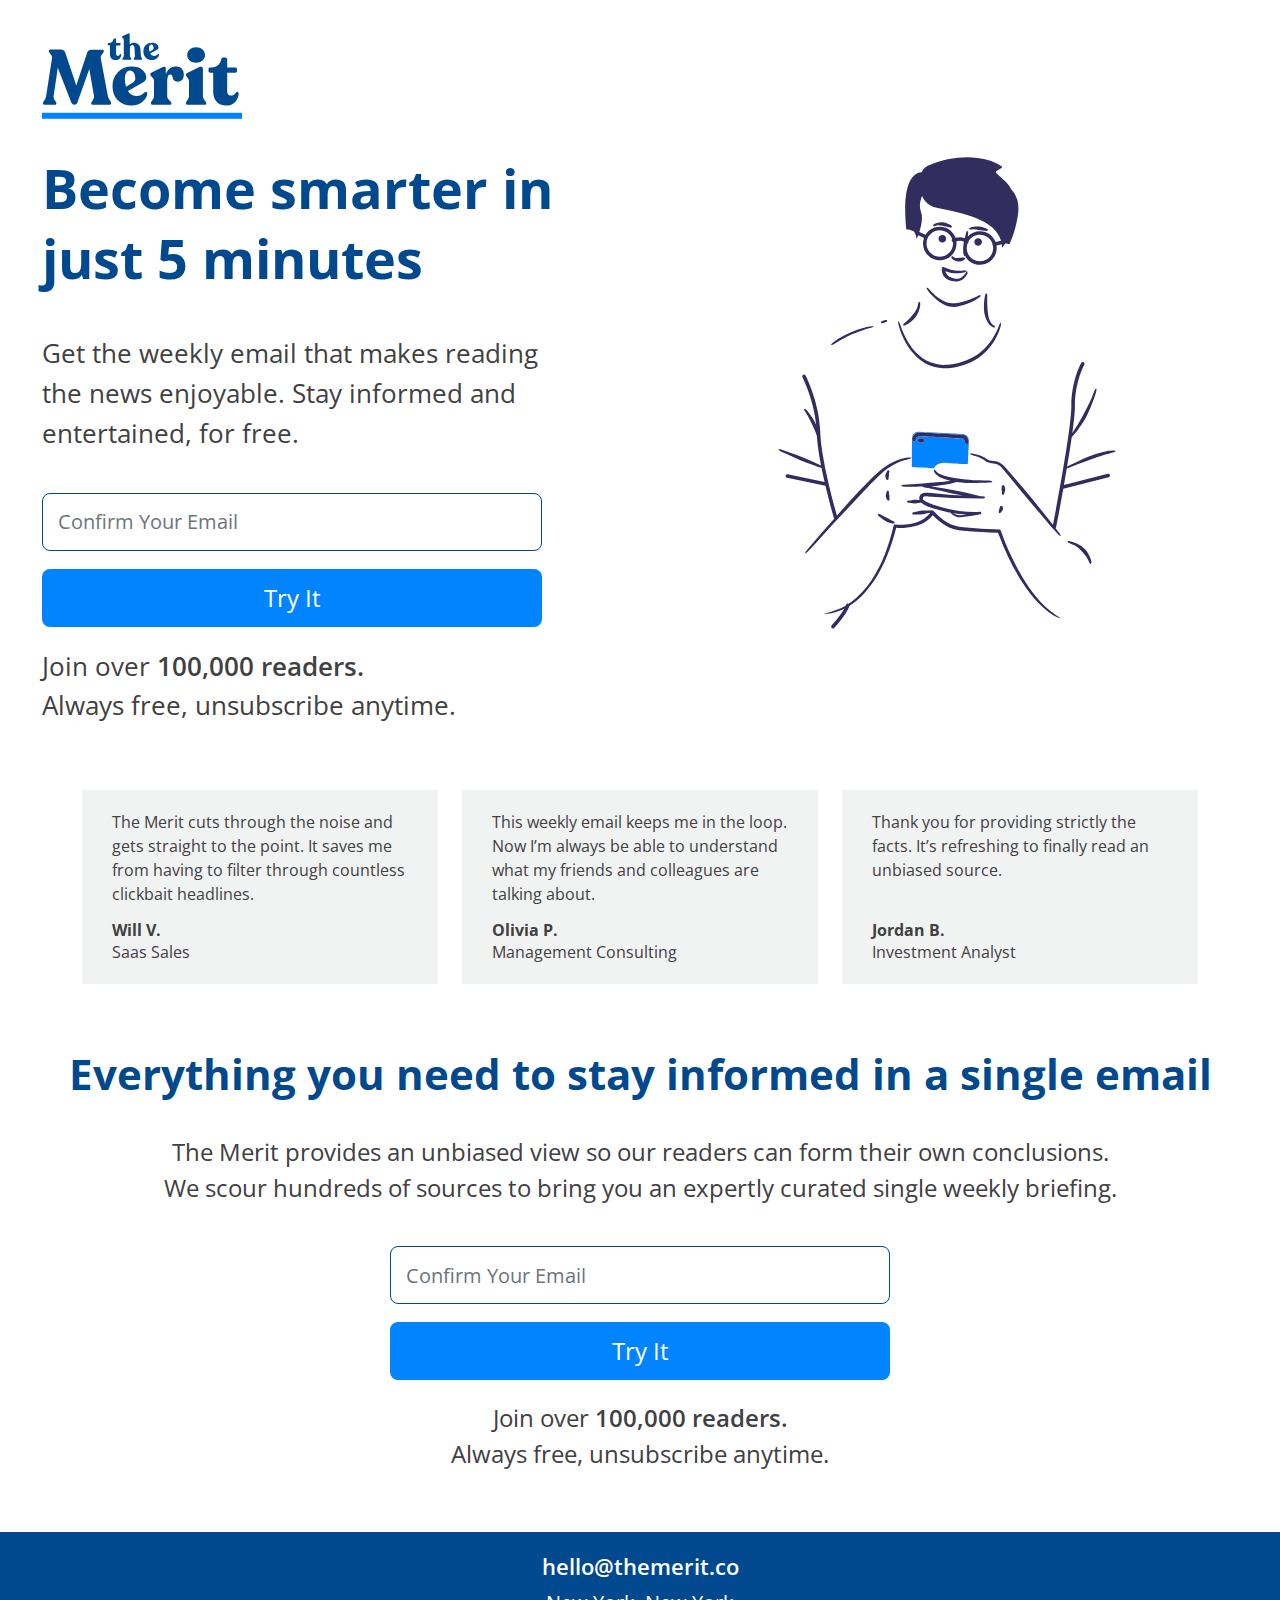
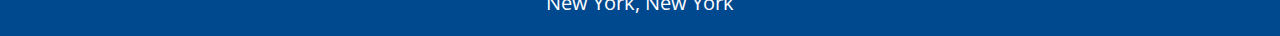
<file: index.html>
<!DOCTYPE html>
<html lang="en">
    <head>
        <!-- Global site tag (gtag.js) - Google Analytics -->
        <script async src="https://www.googletagmanager.com/gtag/js?id=UA-184737718-4"></script>
        <script>
          window.dataLayer = window.dataLayer || [];
          function gtag(){dataLayer.push(arguments);}
          gtag('js', new Date());

          gtag('config', 'UA-184737718-4');
        </script>
        <!-- Required meta tags -->
        <meta charset="utf-8" />
        <meta name="viewport" content="width=device-width, initial-scale=1, shrink-to-fit=no" />
        <link rel="apple-touch-icon" sizes="152x152" href="images/apple-touch-icon.png">
        <link rel="icon" type="image/png" sizes="32x32" href="images/favicon-32x32.png">
        <link rel="icon" type="image/png" sizes="16x16" href="images/favicon-16x16.png">
        <link rel="manifest" href="images/site.webmanifest">
        <meta name="msapplication-TileColor" content="#da532c">
        <meta name="theme-color" content="#ffffff">
        <!-- Style, Bootstrap CSS -->
        <link href="css/bootstrap.min.css" rel="stylesheet" />
        <link rel="stylesheet" href="css/style.css" />
        <link rel="stylesheet" href="css/responsive.css" />
        <title>The Merit - Subscribe</title>
    </head>
    <body>
        <section class="home-banner">
            <div class="container">
                <div class="logo">
                    <img src="images/logo.svg" alt="" />
                </div>
                <div class="row">
                    <div class="col-md-6">
                        <div class="home-banner-content">
                            <h2>Become smarter in<br>just 5 minutes</h2>
                            <h5>Get the weekly email that makes reading the news enjoyable. Stay informed and entertained, for free.</h5>

                            <div class="form-main">
                              <div class="form-box">
                                  <h1 color="#000"></h1>
                                  <form
                                      class="js-cm-form"
                                      id="subForm"
                                      action="https://www.createsend.com/t/subscribeerror?description="
                                      method="post"
                                      data-id="191722FC90141D02184CB1B62AB3DC2624D3227CB2C84AAC72E5B09F9A3A9473A23BCFCE2C02557966E034FBBF178D45A51FE12CCEDBAC630688B445B527737E"
                                  >
                                      <div>
                                          <div>
                                              <input
                                                  autocomplete="Email"
                                                  placeholder="Confirm Your Email"
                                                  aria-label="Email"
                                                  class="form-control js-cm-email-input qa-input-email"
                                                  id="fieldEmail"
                                                  maxlength="200"
                                                  name="cm-jrirlyk-jrirlyk"
                                                  required=""
                                                  type="email"
                                              />
                                          </div>
                                      </div>
                                      <button class="btn trybtn" type="submit">Try It</button>
                                  </form>
                              </div>

                                <p>
                                    Join over <b>100,000 readers.</b> <br />
                                    Always free, unsubscribe anytime.
                                </p>
                            </div>
                            <!--  -->
                        </div>
                    </div>
                    <div class="col-md-6 d-none d-md-block">
                        <div class="home-banner-image">
                            <img src="images/Desktop-Guy.svg" alt="" />
                        </div>
                    </div>
                </div>
            </div>
        </section>
        <!-- home-banner -->

        <section class="home-testimonial">
            <div class="container">
                <div class="row">
                    <div class="col-md-4">
                        <div class="testimonial-item">
                            <p class="paragraph">The Merit cuts through the noise and gets straight to the point. It saves me from having to filter through countless clickbait headlines.</p>

                            <h4>Will V.</h4>
                            <p>Saas Sales</p>
                        </div>
                    </div>
                    <!--  -->
                    <div class="col-md-4">
                        <div class="testimonial-item">
                            <p class="paragraph">This weekly email keeps me in the loop. Now I’m always be able to understand what my friends and colleagues are talking about.</p>

                            <h4>Olivia P.</h4>
                            <p>Management Consulting</p>
                        </div>
                    </div>
                    <!--  -->
                    <div class="col-md-4">
                        <div class="testimonial-item">
                            <p class="paragraph">Thank you for providing strictly the facts. It’s refreshing to finally read an unbiased source.</p>

                            <h4>Jordan B.</h4>
                            <p>Investment Analyst</p>
                        </div>
                    </div>
                    <!--  -->
                </div>
            </div>
        </section>
        <!-- home-testimonial -->

        <section class="stay-informed">
            <div class="container">
                <div class="row">
                    <div class="col-md-12">
                        <div class="stay-informed-inner text-center">
                            <h2>Everything you need to stay informed in a single email</h2>
                            <p>
                                The Merit provides an unbiased view so our readers can form their own conclusions. <br />
                                We scour hundreds of sources to bring you an expertly curated single weekly briefing.
                            </p>

                            <div class="form-main">
                                <div class="form-box">
                                    <h1 color="#000"></h1>
                                    <form
                                        class="js-cm-form"
                                        id="subForm"
                                        action="https://www.createsend.com/t/subscribeerror?description="
                                        method="post"
                                        data-id="191722FC90141D02184CB1B62AB3DC2624D3227CB2C84AAC72E5B09F9A3A9473A23BCFCE2C02557966E034FBBF178D45A51FE12CCEDBAC630688B445B527737E"
                                    >
                                        <div>
                                            <div>
                                                <input
                                                    autocomplete="Email"
                                                    placeholder="Confirm Your Email"
                                                    aria-label="Email"
                                                    class="form-control js-cm-email-input qa-input-email"
                                                    id="fieldEmail"
                                                    maxlength="200"
                                                    name="cm-jrirlyk-jrirlyk"
                                                    required=""
                                                    type="email"
                                                />
                                            </div>
                                        </div>
                                        <button class="btn trybtn" type="submit">Try It</button>
                                    </form>
                                </div>

                                <p class="mb-0">
                                    Join over <b>100,000 readers.</b> <br />
                                    Always free, unsubscribe anytime.
                                </p>
                            </div>
                            <!--  -->
                        </div>
                    </div>
                </div>
            </div>
        </section>
        <!-- stay-informed -->

        <footer class="footer">
            <div class="text-center">
                <a href="mailto:hello@themerit.co">hello@themerit.co</a>
                <p>New York, New York</p>
            </div>
        </footer>
        <!--  -->

        <script type="text/javascript" src="https://js.createsend1.com/javascript/copypastesubscribeformlogic.js"></script>
    </body>
</html>
</file>
<file: css/style.css>
/* custom style-sheet */
@import url("https://fonts.googleapis.com/css2?family=Open+Sans:wght@400;600;700&display=swap");

body {
    font-family: "Open Sans", sans-serif;
    color: #414042;
}
a,
button {
    transition: all ease 0.3s;
    -webkit-transition: all ease 0.3s;
    -moz-transition: all ease 0.3s;
    -o-transition: all ease 0.3s;
}
img {
    max-width: 100%;
}
a,
a:hover {
    text-decoration: none;
}
p {
    margin-bottom: 0;
}
h1,
h2,
h3,
h4,
h5,
h6 {
    font-weight: 700;
    color: #01498e;
}
ul {
    list-style-type: none;
    padding: 0;
    margin: 0;
}
input:focus,
button:focus {
    outline: none;
}
section {
    position: relative;
}
.logo {
    max-width: 200px;
    margin-bottom: 30px;
}
.home-banner {
    padding-top: 30px;
}
.home-banner-content h2 {
    color: #01498e;
    font-size: 54px;
    margin-bottom: 40px;
    line-height: 70px;
}
.home-banner-content h5 {
    color: #414042;
    font-weight: 400;
    font-size: 26px;
    line-height: 40px;
    margin-bottom: 40px;
}
.home-banner-content {
    max-width: 536px;
}
.form-main p {
    font-size: 26px;
}
.form-main p b {
    font-weight: 600;
}
.form-box {
    margin-bottom: 20px;
}
.home-banner-image {
    max-width: 480px;
    margin: 0 auto;
}
.home-banner .container {
    max-width: 1220px;
}
.home-testimonial {
    padding: 50px 0;
}
.testimonial-item {
    margin: 15px 0;
    background-color: #f1f2f2;
    padding: 20px 30px;
}
.testimonial-item h4 {
    color: #414042;
    font-size: 16px;
    margin-bottom: 0;
}
.testimonial-item .paragraph {
    min-height: 96px;
    margin-bottom: 15px;
}
.footer {
    background-color: #01498e;
    padding: 18px 0;
    color: #fff;
}
.footer a {
    display: inline-block;
    color: #fff;
    font-weight: 600;
    font-size: 22px;
    margin-bottom: 5px;
}
.footer p {
    font-size: 20px;
}
.stay-informed .container {
    max-width: 1220px;
}
.stay-informed {
    padding-bottom: 60px;
}
.stay-informed-inner h2 {
    font-size: 42px;
    margin-bottom: 35px;
}
.stay-informed-inner p {
    font-size: 24px;
    margin-bottom: 40px;
}
.form-main {
    max-width: 500px;
}
.stay-informed-inner .form-main {
    margin: 0 auto;
}
.form-box .trybtn {
    background-color: #0283ff;
    width: 100%;
    color: #fff;
    margin-top: 18px;
    font-size: 24px;
    border-radius: 8px;
    padding: 10px 0;
}
input.form-control {
    border-radius: 8px;
    height: 58px;
    border-color: #01498e;
    font-size: 20px;
    padding-left: 15px;
}
</file>
<file: css/responsive.css>
@media screen and (max-width: 1200px) {
    .container {
        max-width: 98% !important;
    }
}
@media screen and (max-width: 767px) {
    .home-banner {
        text-align: center;
        padding-top: 50px;
    }
    .logo {
        max-width: 200px;
        margin-left: auto;
        margin-bottom: 30px;
        margin-right: auto;
    }
    .home-banner-content h2 {
        font-size: 32px;
        margin-bottom: 30px;
        line-height: normal;
    }

    .home-banner-content h5 {
        font-size: 18px;
        line-height: normal;
    }

    .form-main p {
        font-size: 16px;
    }
    .testimonial-item {
        padding: 15px 20px;
    }
    .testimonial-item .paragraph {
        min-height: auto;
    }
    .stay-informed-inner h2 {
        font-size: 22px;
        line-height: 40px;
    }
    .stay-informed-inner p {
        font-size: 16px;
        margin-bottom: 40px;
    }
    .footer a {
        font-size: 18px;
    }

    .footer p {
        font-size: 16px;
    }
}
</file>
